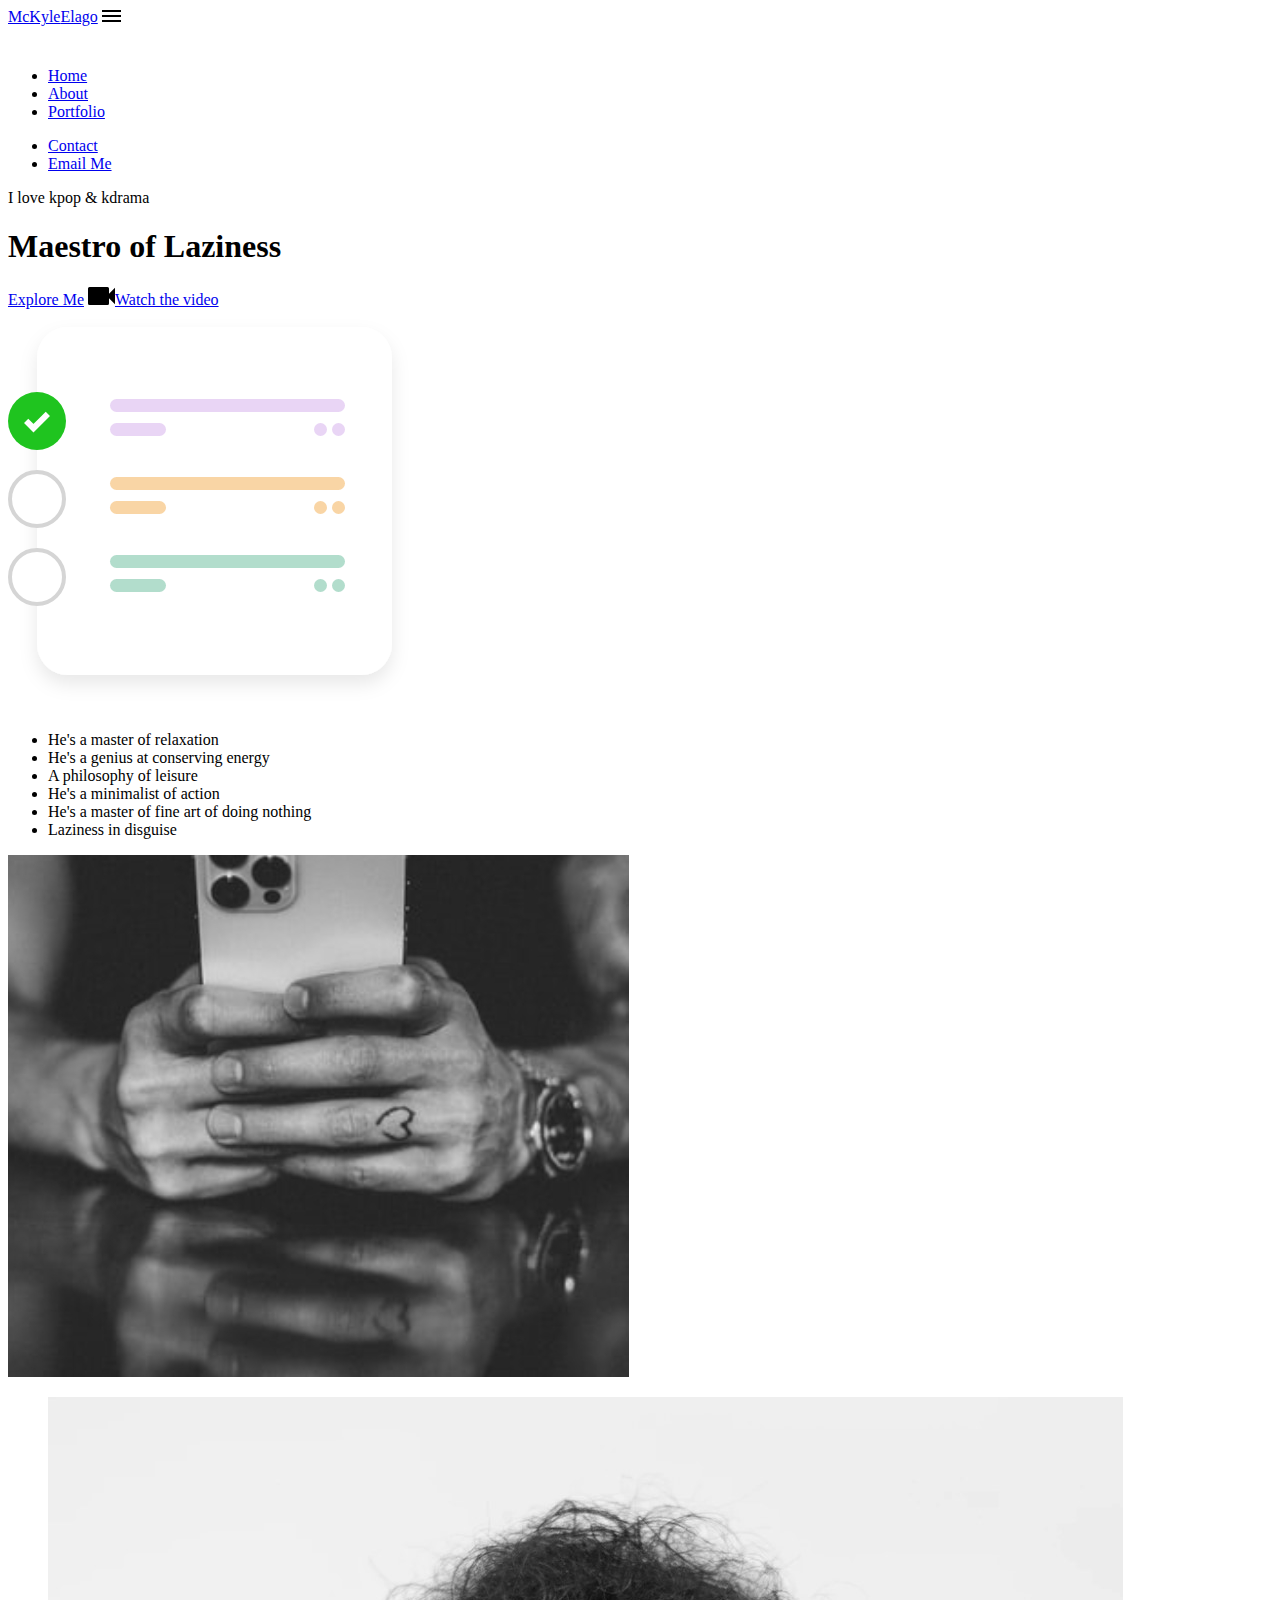
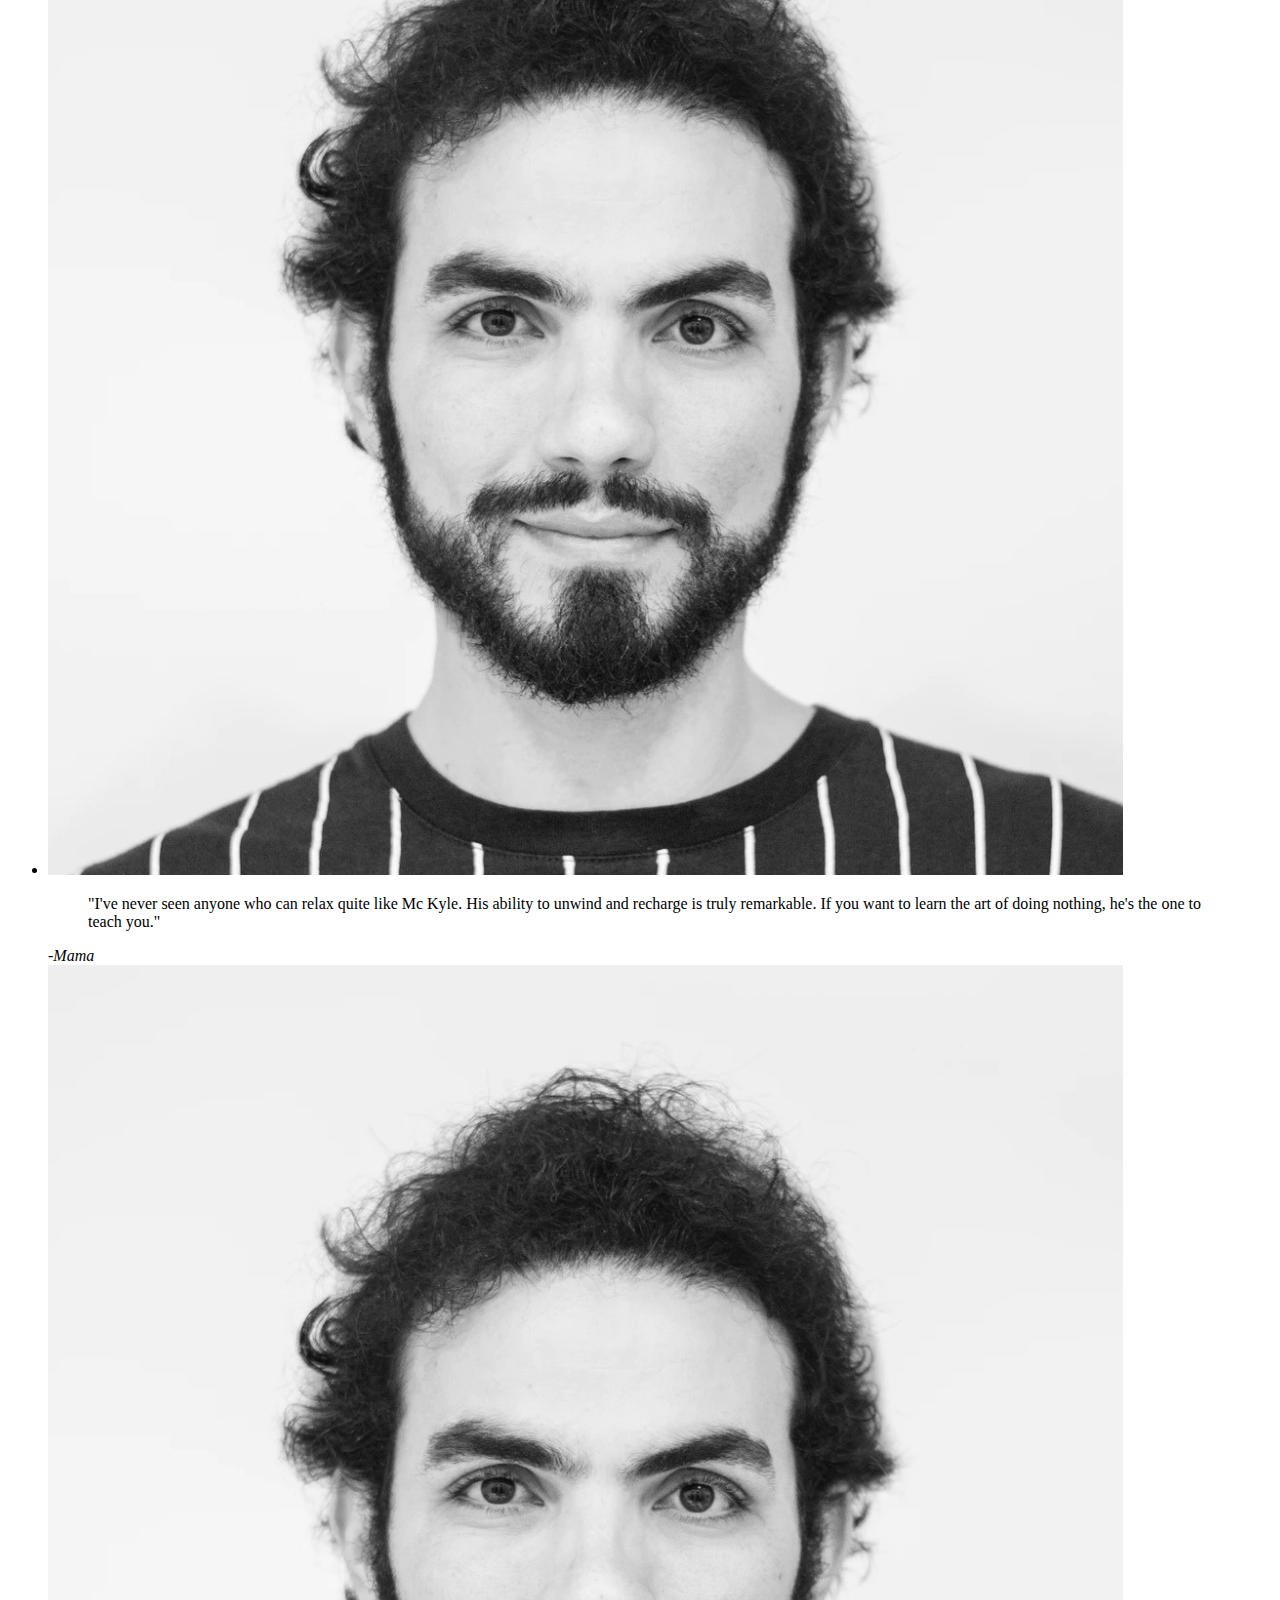
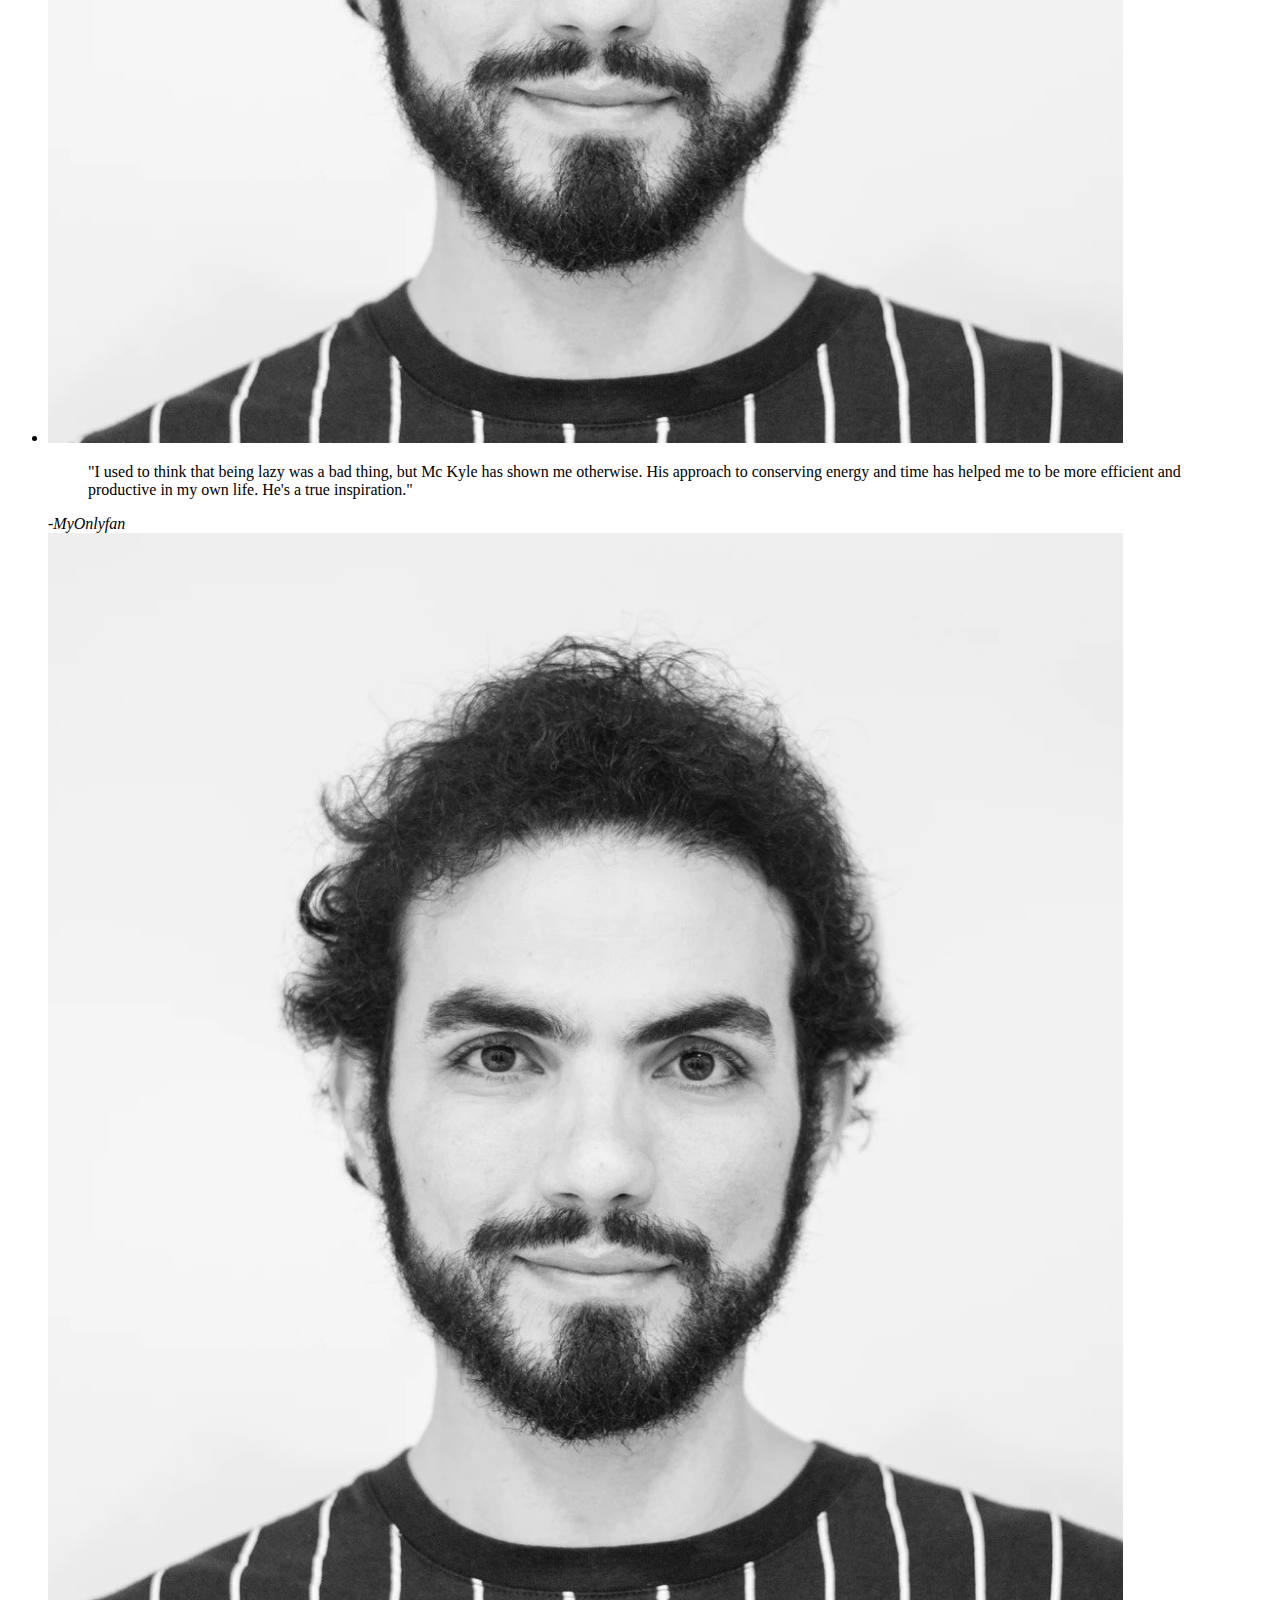
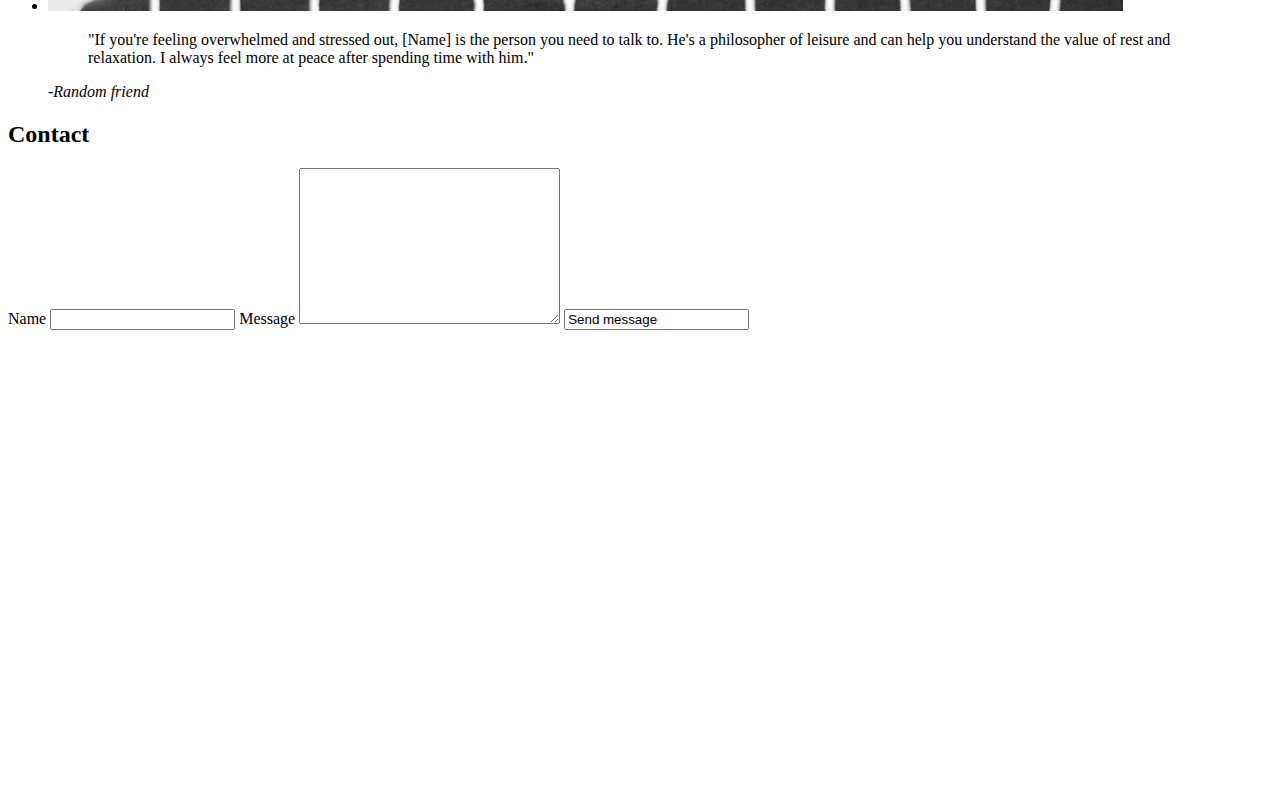
<file: index.html>
<!DOCTYPE html>
<html lang="en">
<head>
    <meta charset="UTF-8">
    <meta http-equiv="X-UA-Compatible" content="IE=edge">
    <meta name="viewport" content="width=device-width, initial-scale=1.0">
    <title>2021 website</title>
    <link rel="stylesheet" href="index.scss">
</head>
    
<body>
    <div class="navbar">
        <div class="container">
            <a href="#" class="logo">McKyle<span>Elago</span></a>

            <img id="mobile-cta" class="mobile-menu" src="images/menu.svg" alt="Open Navigation">

            <nav>
                <img id="mobile-exit" class="mobile-menu-exit" src="images/exit.svg" alt="Close Navigation">

                <ul class="primary-nav">
                    <li class="current"><a href="#">Home</a></li>
                    <li ><a href="#">About</a></li>
                    <li ><a href="#">Portfolio</a></li>
                </ul>

                <ul class="secondary-nav">
                    <li><a href="#">Contact</a></li>
                    <li><a href="#">Email Me</a></li>
                </ul>
            </nav>
        </div>
    </div>

    <section class="hero">
        <div class="container">
            <div class="left-col">
                <p class="subhead">I love kpop &amp; kdrama</p>
                <h1>Maestro of Laziness</h1>

                <div class="hero-cta">
                    <a href="#" class="primary-cta">Explore Me</a>
                    <a href="#" class="watch-video-cta">
                        <img src="images/watch.svg" alt="Watch a video">Watch the video
                    </a>
                </div>
            </div>

            <img src="images/illustration.svg" class="hero-img" alt="Illustration">
        </div>
    </section>

    <section class="features-section">
        <div class="container">
            <ul class="features-list">
                <li>He's a master of relaxation</li>
                <li>He's a genius at conserving energy</li>
                <li>A philosophy of leisure</li>
                <li>He's a minimalist of action</li>
                <li>He's a master of fine art of doing nothing</li>
                <li>Laziness in disguise</li>
            </ul>

            <img src="images/holding-phone.jpg" alt="Man holding phone">
        </div>
    </section>

    <section class="testimonials-section">
        <div class="container">
            <ul>
                <li>
                    <img src="images/person.jpg" alt="Person">
                    <blockquote>
                        "I've never seen anyone who can relax quite like Mc Kyle. His ability to unwind and recharge is truly remarkable. If you want to learn the art of doing nothing, he's the one to teach you."
                    </blockquote>
                    <cite>-Mama</cite>
                </li>
                <li>
                    <img src="images/person.jpg" alt="Person">
        
                    <blockquote>
                        "I used to think that being lazy was a bad thing, but Mc Kyle has shown me otherwise. His approach to conserving energy and time has helped me to be more efficient and productive in my own life. He's a true inspiration."
                    </blockquote>
                    <cite>-MyOnlyfan</cite>
                </li>
                </li>
                <li>
                    <img src="images/person.jpg" alt="Person">

                    <blockquote>
                        "If you're feeling overwhelmed and stressed out, [Name] is the person you need to talk to. He's a philosopher of leisure and can help you understand the value of rest and relaxation. I always feel more at peace after spending time with him."
                    </blockquote>
                    <cite>-Random friend</cite>
                </li>
            </ul>
        </div>
    </section>

    <section class="contact-section">
        <div class="container">
            <div class="contact-left">
                <h2>Contact</h2>

                <form action="">
                    <label for="name">Name</label>
                    <input type="text" id="name" name="name">

                    <label for="message">Message</label>
                    <textarea name="message" id="message" cols="30" rows="10"></textarea>

                    <input type="sumbit" class="send-message-cta" value="Send message">
                </form>
            </div>
            <div class="contact-right">
                <iframe src="https://www.google.com/maps/embed?pb=!1m18!1m12!1m3!1d15446.692786685124!2d121.0192376156235!3d14.560671655867338!2m3!1f0!2f0!3f0!3m2!1i1024!2i768!4f13.1!3m3!1m2!1s0x3397c9a9c86d6f5f%3A0xe4015db2927786dc!2sBel-Air%2C%20Makati%2C%20Metro%20Manila!5e0!3m2!1sen!2sph!4v1679913888828!5m2!1sen!2sph" width="600" height="450" style="border:0;" allowfullscreen="" loading="lazy" referrerpolicy="no-referrer-when-downgrade"></iframe>
            </div>
        </div>
    </section>

    <script>
        const mobileBtn = document.getElementById('mobile-cta')
            nav = document.querySelector('nav')
            mobileBtnExit = document.getElementById('mobile-exit');

        mobileBtn.addEventListener('click', () =>{
            nav.classList.add('menu-btn');
        } )

        mobileBtnExit.addEventListener('click', () => {
            nav.classList.remove('menu-btn')
        })
    </script>
</body>
</html>
</file>
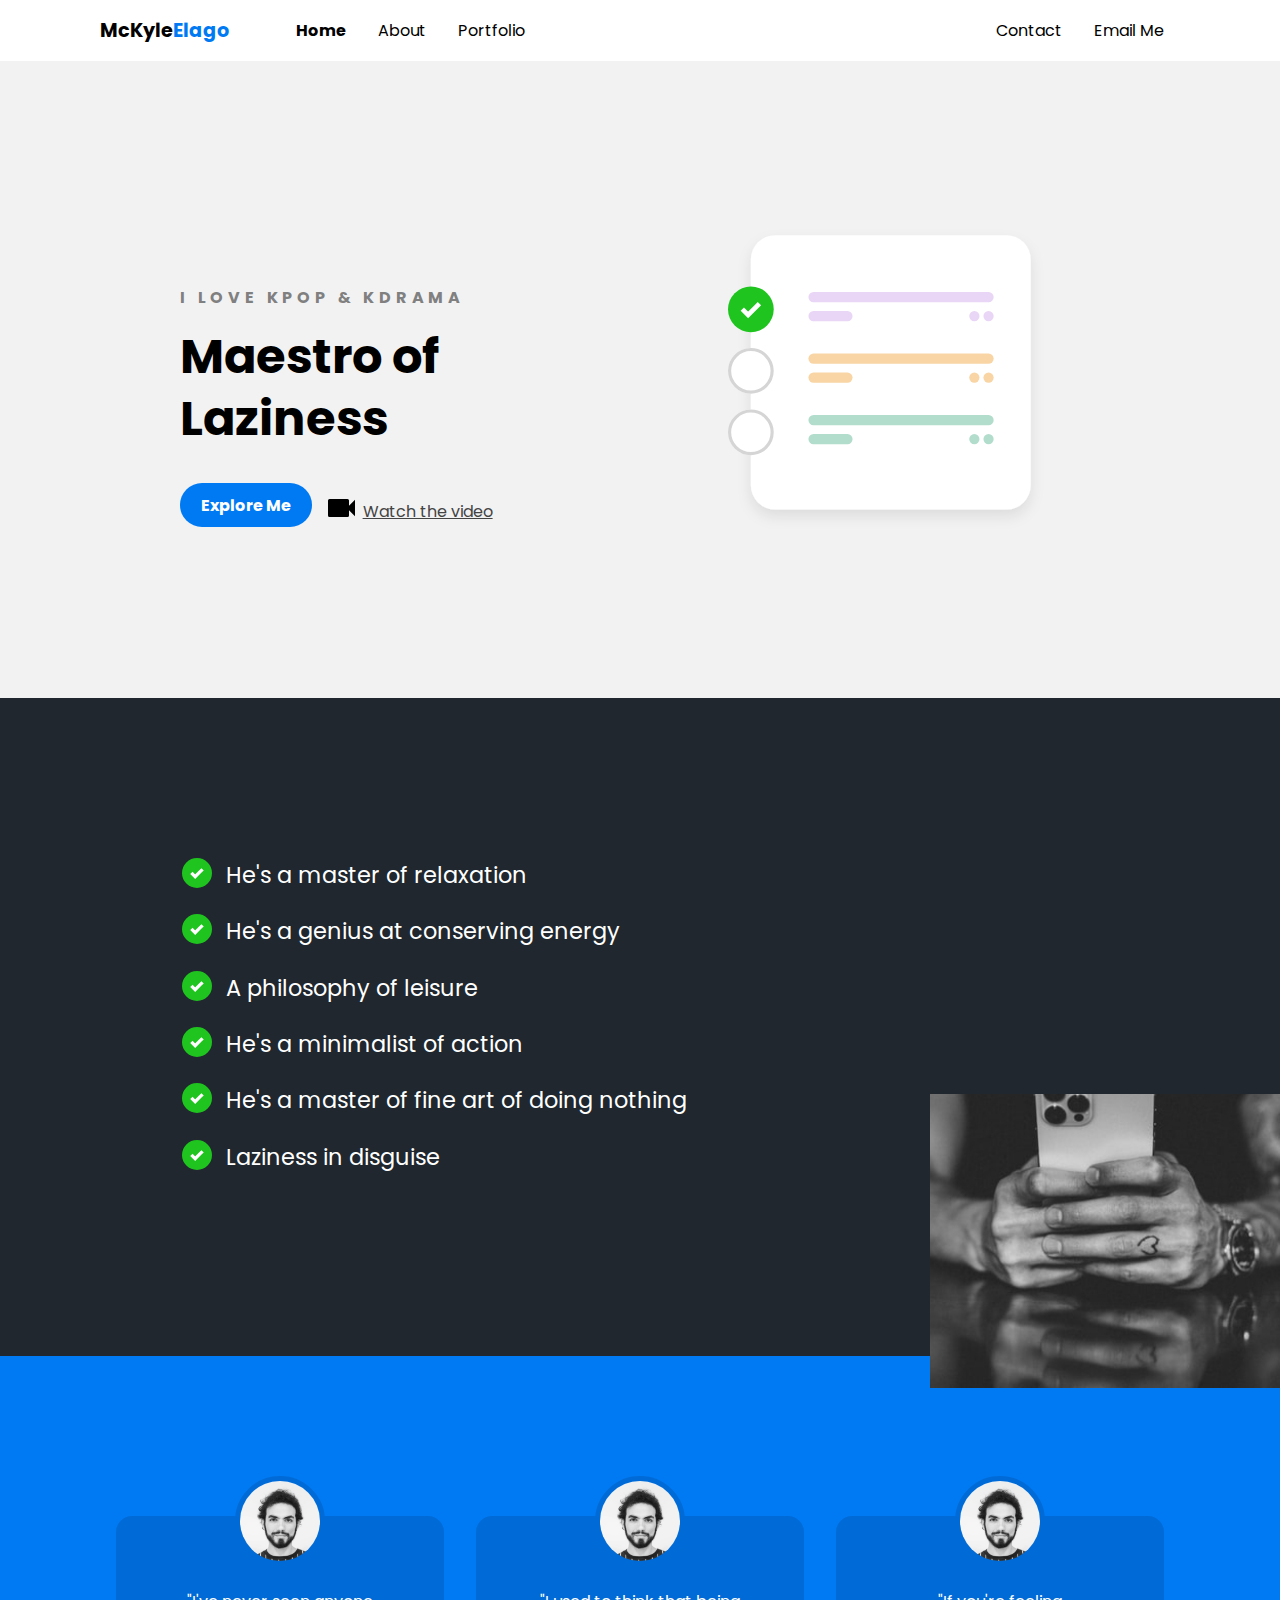
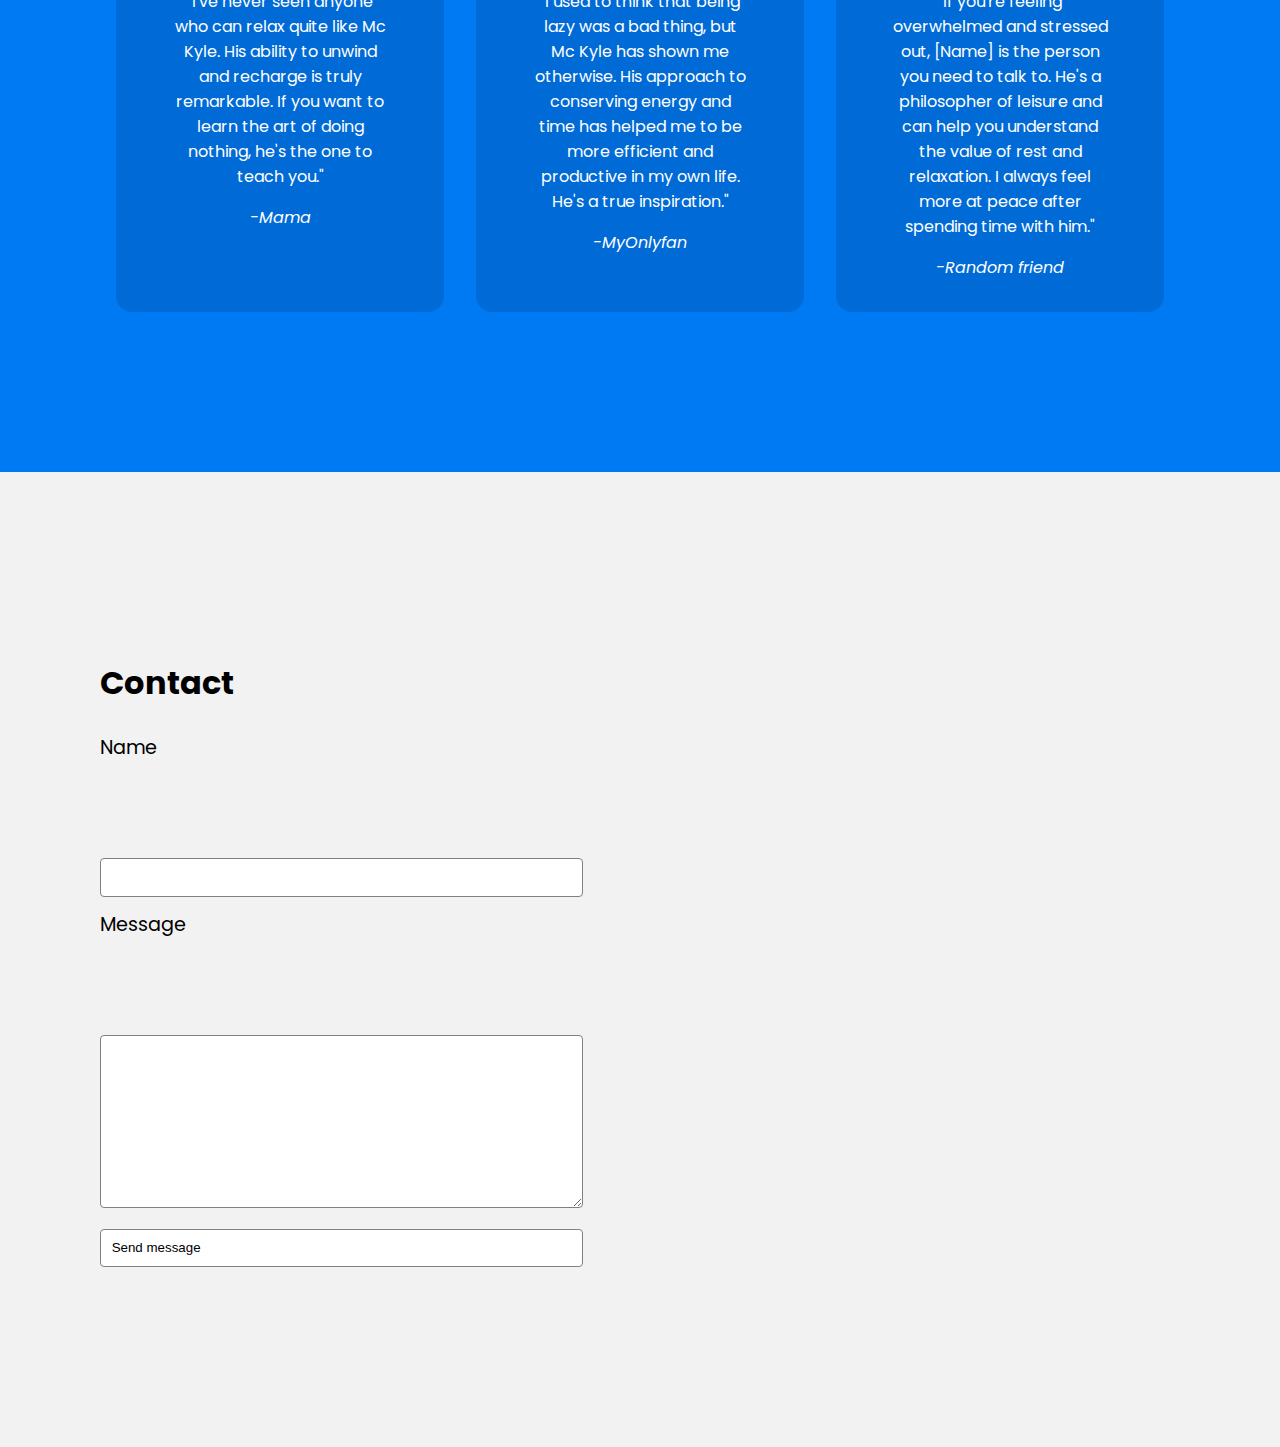
<file: main.html>
<!DOCTYPE html>
<html lang="en">
<head>
    <meta charset="UTF-8">
    <meta http-equiv="X-UA-Compatible" content="IE=edge">
    <meta name="viewport" content="width=device-width, initial-scale=1.0">
    <title>2021 website</title>

    <link rel="stylesheet" href="css/index.css">
</head>
<body>
    <div class="navbar">
        <div class="container">
            <a href="#" class="logo">McKyle<span>Elago</span></a>

            <img id="mobile-cta" class="mobile-menu" src="images/menu.svg" alt="Open Navigation">

            <nav>
                <img id="mobile-exit" class="mobile-menu-exit" src="images/exit.svg" alt="Close Navigation">

                <ul class="primary-nav">
                    <li class="current"><a href="#">Home</a></li>
                    <li ><a href="#">About</a></li>
                    <li ><a href="#">Portfolio</a></li>
                </ul>

                <ul class="secondary-nav">
                    <li><a href="#">Contact</a></li>
                    <li><a href="#">Email Me</a></li>
                </ul>
            </nav>
        </div>
    </div>

    <section class="hero">
        <div class="container">
            <div class="left-col">
                <p class="subhead">I love kpop &amp; kdrama</p>
                <h1>Maestro of Laziness</h1>

                <div class="hero-cta">
                    <a href="#" class="primary-cta">Explore Me</a>
                    <a href="#" class="watch-video-cta">
                        <img src="images/watch.svg" alt="Watch a video">Watch the video
                    </a>
                </div>
            </div>

            <img src="images/illustration.svg" class="hero-img" alt="Illustration">
        </div>
    </section>

    <section class="features-section">
        <div class="container">
            <ul class="features-list">
                <li>He's a master of relaxation</li>
                <li>He's a genius at conserving energy</li>
                <li>A philosophy of leisure</li>
                <li>He's a minimalist of action</li>
                <li>He's a master of fine art of doing nothing</li>
                <li>Laziness in disguise</li>
            </ul>

            <img src="images/holding-phone.jpg" alt="Man holding phone">
        </div>
    </section>

    <section class="testimonials-section">
        <div class="container">
            <ul>
                <li>
                    <img src="images/person.jpg" alt="Person">
                    <blockquote>
                        "I've never seen anyone who can relax quite like Mc Kyle. His ability to unwind and recharge is truly remarkable. If you want to learn the art of doing nothing, he's the one to teach you."
                    </blockquote>
                    <cite>-Mama</cite>
                </li>
                <li>
                    <img src="images/person.jpg" alt="Person">
        
                    <blockquote>
                        "I used to think that being lazy was a bad thing, but Mc Kyle has shown me otherwise. His approach to conserving energy and time has helped me to be more efficient and productive in my own life. He's a true inspiration."
                    </blockquote>
                    <cite>-MyOnlyfan</cite>
                </li>
                </li>
                <li>
                    <img src="images/person.jpg" alt="Person">

                    <blockquote>
                        "If you're feeling overwhelmed and stressed out, [Name] is the person you need to talk to. He's a philosopher of leisure and can help you understand the value of rest and relaxation. I always feel more at peace after spending time with him."
                    </blockquote>
                    <cite>-Random friend</cite>
                </li>
            </ul>
        </div>
    </section>

    <section class="contact-section">
        <div class="container">
            <div class="contact-left">
                <h2>Contact</h2>

                <form action="">
                    <label for="name">Name</label>
                    <input type="text" id="name" name="name">

                    <label for="message">Message</label>
                    <textarea name="message" id="message" cols="30" rows="10"></textarea>

                    <input type="sumbit" class="send-message-cta" value="Send message">
                </form>
            </div>
            <div class="contact-right">
                <iframe src="https://www.google.com/maps/embed?pb=!1m18!1m12!1m3!1d15446.692786685124!2d121.0192376156235!3d14.560671655867338!2m3!1f0!2f0!3f0!3m2!1i1024!2i768!4f13.1!3m3!1m2!1s0x3397c9a9c86d6f5f%3A0xe4015db2927786dc!2sBel-Air%2C%20Makati%2C%20Metro%20Manila!5e0!3m2!1sen!2sph!4v1679913888828!5m2!1sen!2sph" width="600" height="450" style="border:0;" allowfullscreen="" loading="lazy" referrerpolicy="no-referrer-when-downgrade"></iframe>
            </div>
        </div>
    </section>

    <script>
        const mobileBtn = document.getElementById('mobile-cta')
            nav = document.querySelector('nav')
            mobileBtnExit = document.getElementById('mobile-exit');

        mobileBtn.addEventListener('click', () =>{
            nav.classList.add('menu-btn');
        } )

        mobileBtnExit.addEventListener('click', () => {
            nav.classList.remove('menu-btn')
        })
    </script>
</body>
</html>
</file>
<file: css/index.css>
@import url("https://fonts.googleapis.com/css2?family=Poppins:wght@400;700&display=swap");

:root {
    --primary-color:#007af3;
}

body{
    background:#f2f2f2;
    margin:0;
    font-family: 'Poppins';
}

.navbar {
    background:white;
    padding:1em;
}

.navbar .logo {
    text-decoration:none;
    font-weight:bold;
    color:black;
    font-size: 1.2em;
}

.navbar .logo span {
    color:var(--primary-color)
}

.navbar nav{
    display:none;
}

.navbar .container {
    display: -webkit-box;
    display: -ms-flexbox;
    display: flex;
    place-content: space-between;
}

.navbar .mobile-menu {
    cursor: pointer;
}

a {
    color: #444444;
}

ul {
    list-style-type:none;
    margin:0;
    padding:0;
}

section {
    padding: 5em 2em;
}

.hero {
    text-align: center;
}

.left-col .subhead {
    text-transform: uppercase;
    font-weight: bold;
    color:gray;
    letter-spacing: .3em;
}

.left-col h1 {
    font-size:2.5em;
    line-height: 1.3em;
    margin-top: .2em;
}

.left-col .primary-cta {
    background:var(--primary-color);
    color: white;
    text-decoration: none;
    padding: .6em 1.3em;
    border-radius:5em;
    font-weight:bold;
    display: inline-block;
}

.left-col .watch-video-cta {
    display:block;
    margin-top:1em;
}

.left-col .watch-video-cta img {
    margin-right: .5em;
}

.hero-img {
    width:70%;
}

section.features-section {
    background:#20272e;
    color: white;
}

ul.features-list {
    margin: 0;
    padding-left: .1em;
    display: -ms-grid;
    display: grid;
    -ms-grid-columns: (minmax(19rem, 1fr))[auto-fit];
        grid-template-columns: repeat(auto-fit, minmax(19rem, 1fr));
}

ul.features-list li {
    font-size:1.1em;
    margin-bottom:1em;
    margin-left:2em;
    position:relative;
}

ul.features-list li:before {
    content:'';
    left: -2em;
    position:absolute;
    width: 20px;
    height: 20px;
    background-image:url("../images/bullet.svg");
    background-size:contain;
    margin-right:.5em;
}

.features-section img {
    display: none;
}

.testimonials-section {
    background:var(--primary-color);
    color:white;
}

.testimonials-section li {
    background: #006bd6;
    text-align:center;
    padding: 2em 1em;
    width: 80%;
    margin: 0 auto 5em auto;
    border-radius: 1em;
}

.testimonials-section li img {
    width: 5em;
    height:5em;
    border: 5px solid #006bd6;
    border-radius: 50%;
    margin-top:-4.5em;
}

h2 {
    font-size:2em; 
}

label {
    display: block;
    font-size:1.2em;
    margin-bottom:5em;
}

input, textarea {
    width: 100%;
    padding: .8em;
    margin-bottom: 1em;
    border-radius: .3em;
    border: 1px solid gray;
    -webkit-box-sizing: border-box;
            box-sizing: border-box;
}

input[type="submit"] {
    background-color: var(--primary-color);
    color: white;
    font-weight: bold;
    font-size: 1.3em;
    border: none;
    margin-bottom: 5em;
    border-radius: 5em;
    display: inline-block;
    padding: .8em 2em;
    width: unset;
    cursor: pointer;
}

iframe {
    width: 100%;
    height: 300px;
}

nav.menu-btn {
    display: block;
}

nav {
    position: fixed;
    z-index: 999;
    width: 66%;
    right: 0;
    top: 0;
    background: #20272E;
    height: 100vh;
    padding: 1em;
}

nav ul.primary-nav {
    margin-top: 5em;
}

nav li a {
    color: white;
    text-decoration: none;
    display: block;
    padding: .5em;
    font-size: 1.3em;
    text-align: right;
}

nav li a:hover {
    font-weight: bold;
}

.mobile-menu-exit {
    float: right;
    margin: .5em;
    cursor: pointer;
}

@media only screen and (min-width: 768px) {
    .mobile-menu, .mobile-menu-exit {
    display: none;
    }
    .navbar .container {
    display: -ms-grid;
    display: grid;
    -ms-grid-columns: 180px auto;
        grid-template-columns: 180px auto;
    -webkit-box-pack: unset;
        -ms-flex-pack: unset;
            justify-content: unset;
    }
    .navbar nav {
    display: -webkit-box;
    display: -ms-flexbox;
    display: flex;
    -webkit-box-pack: justify;
        -ms-flex-pack: justify;          justify-content: space-between;
    background: none;
    position: unset;
    height: auto;
    width: 100%;
    padding: 0;
    }
    .navbar nav ul {
    display: -webkit-box;
    display: -ms-flexbox;
    display: flex;
    }
    .navbar nav a {
    color: black;
    font-size: 1em;
    padding: .1em 1em;
    }
    .navbar nav ul.primary-nav {
    margin: 0;
    }
    .navbar nav li.current a {
    font-weight: bold;
    }
    .navbar nav li.go-premium-cta a {
    color: var(--primary-color);
    border: 3px solid var(--primary-color);
    font-weight: bold;
    border-radius: 5em;
    margin-top: -.2em;
    }
    .navbar nav li.go-premium-cta a:hover {
    background: var(--primary-color);
    color: white;
    }
}

@media only screen and (min-width: 1080px) {
    .container {
    width: 1080px;
    margin: 0 auto;
    }
    section {
    padding: 10em 4em;
    }
    .hero .container {
    display: -webkit-box;
    display: -ms-flexbox;
    display: flex;
    -webkit-box-pack: justify;
        -ms-flex-pack: justify;
            justify-content: space-between;
    text-align: left;
    }
    .hero .container .left-col {
    margin: 3em 3em 0 5em;
    }
    .hero .container .left-col h1 {
    font-size: 3em;
    width: 90%;
    }
    .hero-img {
    width: 30%;
    margin-right: 8em;
    }
    .hero-cta {
    display: -webkit-box;
    display: -ms-flexbox;
    display: flex;
    }
    .primary-cta {
    margin-right: 1em;
    }
    ul.features-list {
    display: block;
    margin-left: 5em;
    }
    ul.features-list li {
    font-size: 1.4em;
    }
    ul.features-list li:before {
    width: 30px;
    height: 30px;
    }
    .features-section {
    position: relative;
    }
    .features-section img {
    display: block;
    position: absolute;
    right: 0;
    width: 350px;
    bottom: -2em;
    }
    .testimonials-section ul {
    display: -webkit-box;
    display: -ms-flexbox;
    display: flex;
    }
    .testimonials-section ul li {
    margin: 0 1em;
    }
    .contact-section {
    position: relative;
    }
    .contact-section .container {
    display: -webkit-box;
    display: -ms-flexbox;
    display: flex;
    }
    .contact-right {
    position: absolute;
    right: 0;
    top: 0;
    width: 45%;
    height: 100%;
    }
    .contact-right iframe {
    height: 100%;
    }
}

@media only screen and (min-width: 1450px) {
    .features-section:before {
    content: '';
    position: absolute;
    width: 10%;
    height: 20em;
    background: var(--primary-color);
    left: 0;
    top: -4em;
    }
    .features-section:after {
    content: '';
    position: absolute;
    width: 200px;
    height: 20em;
    background: url("../images/dots.svg") no-repeat;
    left: 4.5em;
    top: 2em;
    }
}
</file>
